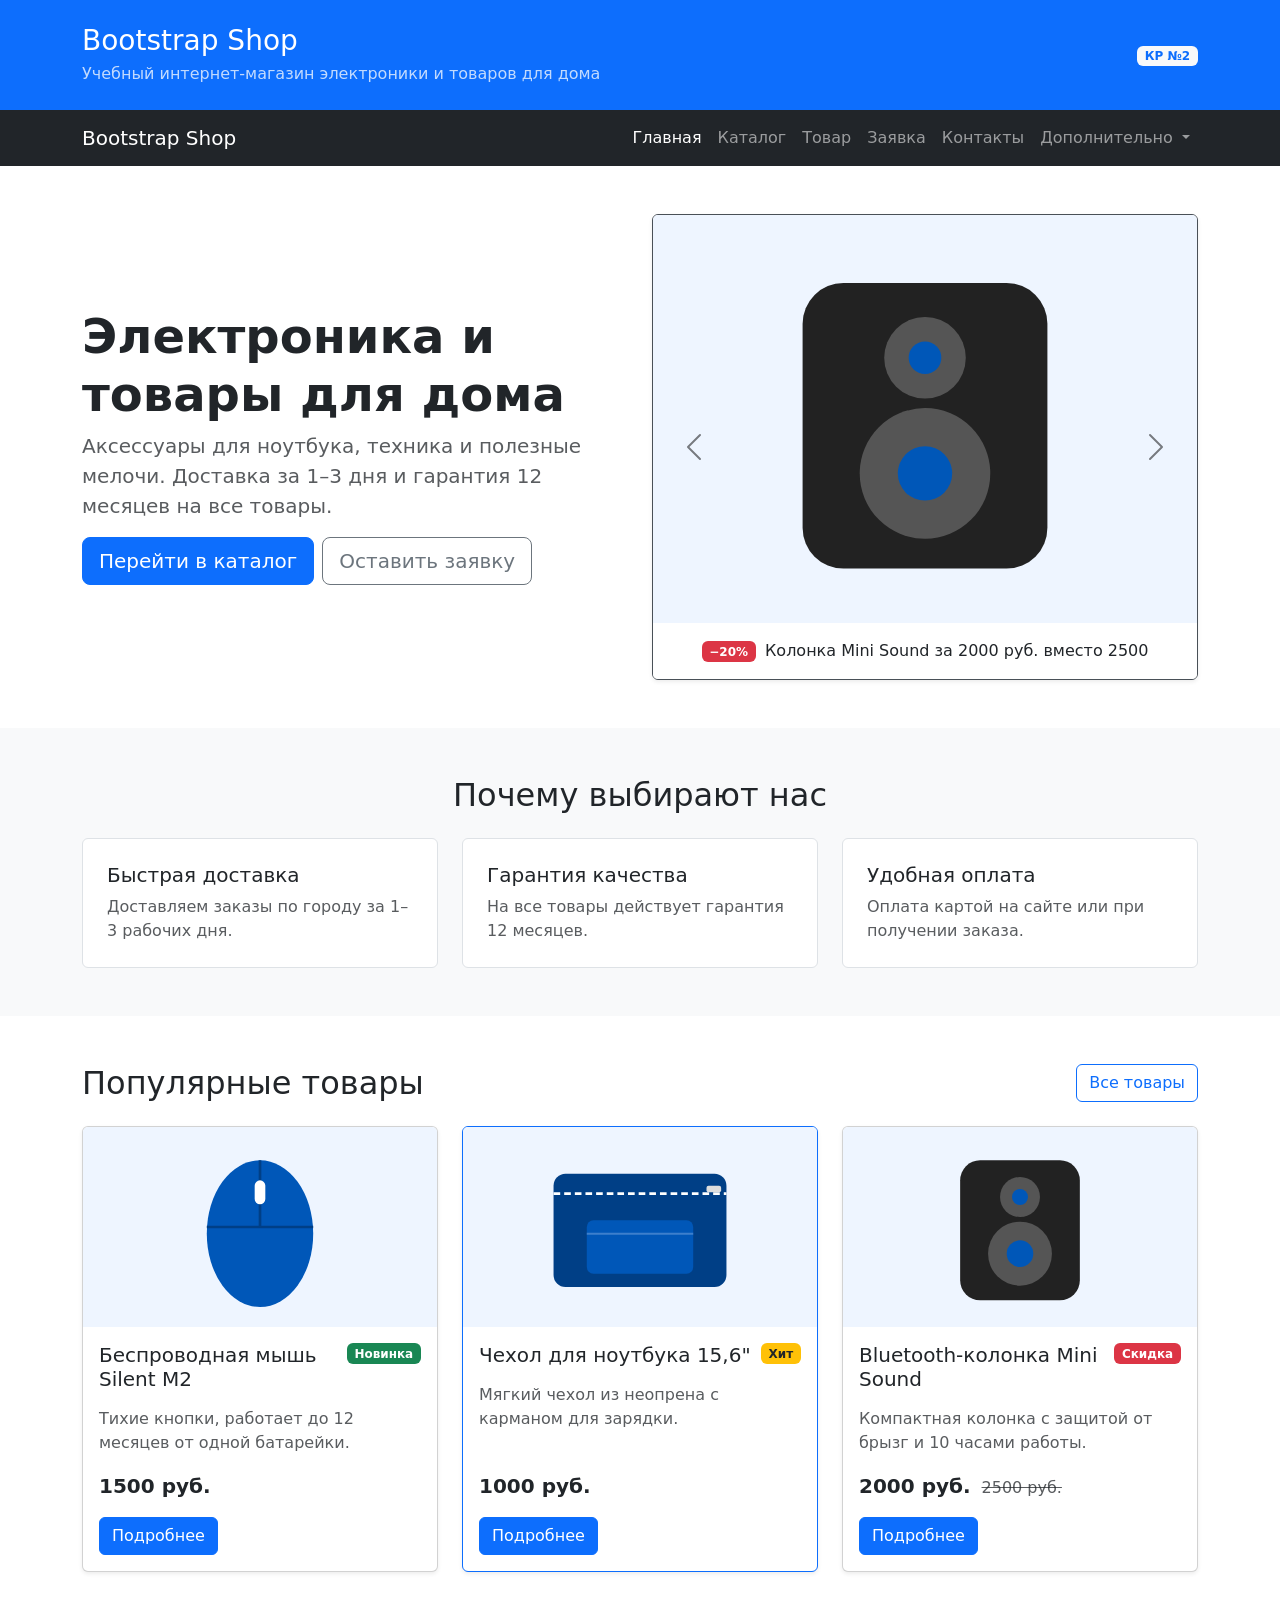
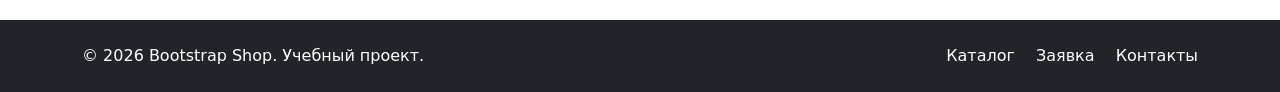
<file: index.html>
<!DOCTYPE html>
<html lang="ru">
<head>
  <meta charset="UTF-8">
  <meta name="viewport" content="width=device-width, initial-scale=1.0">
  <meta name="description" content="Bootstrap Shop — учебный интернет-магазин электроники и товаров для дома на Bootstrap.">
  <title>Главная — Bootstrap Shop</title>
  <link rel="icon" href="images/favicon.svg" type="image/svg+xml">
  <!-- Bootstrap подключён локально из папки vendor -->
  <link rel="stylesheet" href="vendor/bootstrap/css/bootstrap.min.css">
  <!-- Свои стили подключаем после Bootstrap -->
  <link rel="stylesheet" href="css/custom.css">
</head>
<body>
  <!-- Шапка -->
  <header class="bg-primary text-white py-4">
    <div class="container">
      <div class="row align-items-center">
        <div class="col-12 col-md-8">
          <h1 class="h3 mb-1">Bootstrap Shop</h1>
          <p class="mb-0 opacity-75">
            Учебный интернет-магазин электроники и товаров для дома
          </p>
        </div>
        <div class="col-12 col-md-4 text-md-end mt-3 mt-md-0">
          <span class="badge bg-light text-primary">КР №2</span>
        </div>
      </div>
    </div>
  </header>

  <!-- Навигация -->
  <nav class="navbar navbar-expand-lg navbar-dark bg-dark">
    <div class="container">
      <a class="navbar-brand" href="index.html">Bootstrap Shop</a>
      <button
        class="navbar-toggler"
        type="button"
        data-bs-toggle="collapse"
        data-bs-target="#mainNavbar"
        aria-controls="mainNavbar"
        aria-expanded="false"
        aria-label="Переключить навигацию"
      >
        <span class="navbar-toggler-icon"></span>
      </button>
      <div class="collapse navbar-collapse" id="mainNavbar">
        <ul class="navbar-nav ms-auto">
          <li class="nav-item">
            <a class="nav-link active" aria-current="page" href="index.html">Главная</a>
          </li>
          <li class="nav-item">
            <a class="nav-link" href="catalog.html">Каталог</a>
          </li>
          <li class="nav-item">
            <a class="nav-link" href="product.html">Товар</a>
          </li>
          <li class="nav-item">
            <a class="nav-link" href="order.html">Заявка</a>
          </li>
          <li class="nav-item">
            <a class="nav-link" href="contacts.html">Контакты</a>
          </li>
          <li class="nav-item dropdown">
            <a
              class="nav-link dropdown-toggle"
              href="#"
              role="button"
              data-bs-toggle="dropdown"
              aria-expanded="false"
            >
              Дополнительно
            </a>
            <ul class="dropdown-menu dropdown-menu-end">
              <li><a class="dropdown-item" href="catalog.html">Все товары</a></li>
              <li><a class="dropdown-item" href="order.html">Оформить заявку</a></li>
              <li><a class="dropdown-item" href="index.html#popular">Популярное</a></li>
            </ul>
          </li>
        </ul>
      </div>
    </div>
  </nav>

  <main>
    <!-- Hero-блок: текст и карусель с акциями -->
    <section class="container my-5">
      <div class="row align-items-center g-4">
        <div class="col-12 col-lg-6">
          <h2 class="display-5 fw-bold">Электроника и товары для дома</h2>
          <p class="lead text-muted">
            Аксессуары для ноутбука, техника и полезные мелочи.
            Доставка за 1–3 дня и гарантия 12 месяцев на все товары.
          </p>
          <div class="d-flex flex-wrap gap-2">
            <a class="btn btn-primary btn-lg" href="catalog.html">Перейти в каталог</a>
            <a class="btn btn-outline-secondary btn-lg" href="order.html">Оставить заявку</a>
          </div>
        </div>
        <div class="col-12 col-lg-6">
          <!-- Карусель: компонент carousel, тёмные стрелки через data-bs-theme -->
          <div
            id="promoCarousel"
            class="carousel slide border rounded overflow-hidden shadow-sm"
            data-bs-ride="carousel"
            data-bs-theme="dark"
          >
            <div class="carousel-inner">
              <div class="carousel-item active">
                <img src="images/speaker.svg" class="d-block w-100 h-auto" alt="Bluetooth-колонка Mini Sound" width="400" height="300">
                <div class="bg-white text-center p-3">
                  <span class="badge bg-danger me-1">−20%</span>
                  Колонка Mini Sound за 2000 руб. вместо 2500
                </div>
              </div>
              <div class="carousel-item">
                <img src="images/mouse.svg" class="d-block w-100 h-auto" alt="Беспроводная мышь Silent M2" width="400" height="300">
                <div class="bg-white text-center p-3">
                  <span class="badge bg-success me-1">Новинка</span>
                  Тихая мышь Silent M2 уже в продаже
                </div>
              </div>
              <div class="carousel-item">
                <img src="images/humidifier.svg" class="d-block w-100 h-auto" alt="Увлажнитель воздуха Cloud" width="400" height="300">
                <div class="bg-white text-center p-3">
                  <span class="badge bg-danger me-1">−20%</span>
                  Увлажнитель Cloud за 2200 руб. вместо 2800
                </div>
              </div>
            </div>
            <button class="carousel-control-prev" type="button" data-bs-target="#promoCarousel" data-bs-slide="prev">
              <span class="carousel-control-prev-icon" aria-hidden="true"></span>
              <span class="visually-hidden">Предыдущий слайд</span>
            </button>
            <button class="carousel-control-next" type="button" data-bs-target="#promoCarousel" data-bs-slide="next">
              <span class="carousel-control-next-icon" aria-hidden="true"></span>
              <span class="visually-hidden">Следующий слайд</span>
            </button>
          </div>
        </div>
      </div>
    </section>

    <!-- Преимущества: фон на всю ширину через container-fluid -->
    <section class="container-fluid bg-light py-5 px-0">
      <div class="container">
        <h2 class="text-center mb-4">Почему выбирают нас</h2>
        <div class="row g-4">
          <div class="col-12 col-md-4">
            <div class="p-4 border rounded h-100 bg-white">
              <h3 class="h5">Быстрая доставка</h3>
              <p class="mb-0 text-muted">
                Доставляем заказы по городу за 1–3 рабочих дня.
              </p>
            </div>
          </div>
          <div class="col-12 col-md-4">
            <div class="p-4 border rounded h-100 bg-white">
              <h3 class="h5">Гарантия качества</h3>
              <p class="mb-0 text-muted">
                На все товары действует гарантия 12 месяцев.
              </p>
            </div>
          </div>
          <div class="col-12 col-md-4">
            <div class="p-4 border rounded h-100 bg-white">
              <h3 class="h5">Удобная оплата</h3>
              <p class="mb-0 text-muted">
                Оплата картой на сайте или при получении заказа.
              </p>
            </div>
          </div>
        </div>
      </div>
    </section>

    <!-- Популярные товары: 1, 2 или 3 колонки в зависимости от экрана -->
    <section class="container my-5" id="popular">
      <div class="d-flex flex-wrap gap-2 justify-content-between align-items-center mb-4">
        <h2 class="mb-0">Популярные товары</h2>
        <a class="btn btn-outline-primary" href="catalog.html">Все товары</a>
      </div>
      <div class="row g-4">
        <div class="col-12 col-md-6 col-lg-4">
          <div class="card product-card h-100 shadow-sm">
            <img src="images/mouse.svg" class="card-img-top" alt="Беспроводная мышь" width="400" height="300">
            <div class="card-body d-flex flex-column">
              <div class="d-flex justify-content-between align-items-start gap-2 mb-3">
                <h3 class="card-title h5 mb-0">Беспроводная мышь Silent M2</h3>
                <span class="badge bg-success">Новинка</span>
              </div>
              <p class="card-text text-muted">
                Тихие кнопки, работает до 12 месяцев от одной батарейки.
              </p>
              <p class="fw-bold fs-5 mt-auto">1500 руб.</p>
              <div>
                <a class="btn btn-primary" href="product.html">Подробнее</a>
              </div>
            </div>
          </div>
        </div>
        <div class="col-12 col-md-6 col-lg-4">
          <div class="card product-card h-100 shadow-sm border-primary">
            <img src="images/laptop-sleeve.svg" class="card-img-top" alt="Чехол для ноутбука" width="400" height="300">
            <div class="card-body d-flex flex-column">
              <div class="d-flex justify-content-between align-items-start gap-2 mb-3">
                <h3 class="card-title h5 mb-0">Чехол для ноутбука 15,6"</h3>
                <span class="badge bg-warning text-dark">Хит</span>
              </div>
              <p class="card-text text-muted">
                Мягкий чехол из неопрена с карманом для зарядки.
              </p>
              <p class="fw-bold fs-5 mt-auto">1000 руб.</p>
              <div>
                <a class="btn btn-primary" href="product.html">Подробнее</a>
              </div>
            </div>
          </div>
        </div>
        <div class="col-12 col-md-6 col-lg-4">
          <div class="card product-card h-100 shadow-sm">
            <img src="images/speaker.svg" class="card-img-top" alt="Bluetooth-колонка" width="400" height="300">
            <div class="card-body d-flex flex-column">
              <div class="d-flex justify-content-between align-items-start gap-2 mb-3">
                <h3 class="card-title h5 mb-0">Bluetooth-колонка Mini Sound</h3>
                <span class="badge bg-danger">Скидка</span>
              </div>
              <p class="card-text text-muted">
                Компактная колонка с защитой от брызг и 10 часами работы.
              </p>
              <p class="fw-bold fs-5 mt-auto">
                2000 руб.
                <del class="fs-6 fw-normal text-muted ms-1">2500 руб.</del>
              </p>
              <div>
                <a class="btn btn-primary" href="product.html">Подробнее</a>
              </div>
            </div>
          </div>
        </div>
      </div>
    </section>
  </main>

  <!-- Подвал -->
  <footer class="bg-dark text-white py-4 mt-5">
    <div class="container">
      <div class="row align-items-center g-3">
        <div class="col-12 col-md-6">
          <p class="mb-0">&copy; 2026 Bootstrap Shop. Учебный проект.</p>
        </div>
        <div class="col-12 col-md-6 text-md-end">
          <a class="text-white text-decoration-none me-3" href="catalog.html">Каталог</a>
          <a class="text-white text-decoration-none me-3" href="order.html">Заявка</a>
          <a class="text-white text-decoration-none" href="contacts.html">Контакты</a>
        </div>
      </div>
    </div>
  </footer>

  <!-- Bootstrap JS подключён локально: меню, dropdown, карусель -->
  <script src="vendor/bootstrap/js/bootstrap.bundle.min.js"></script>
</body>
</html>
</file>
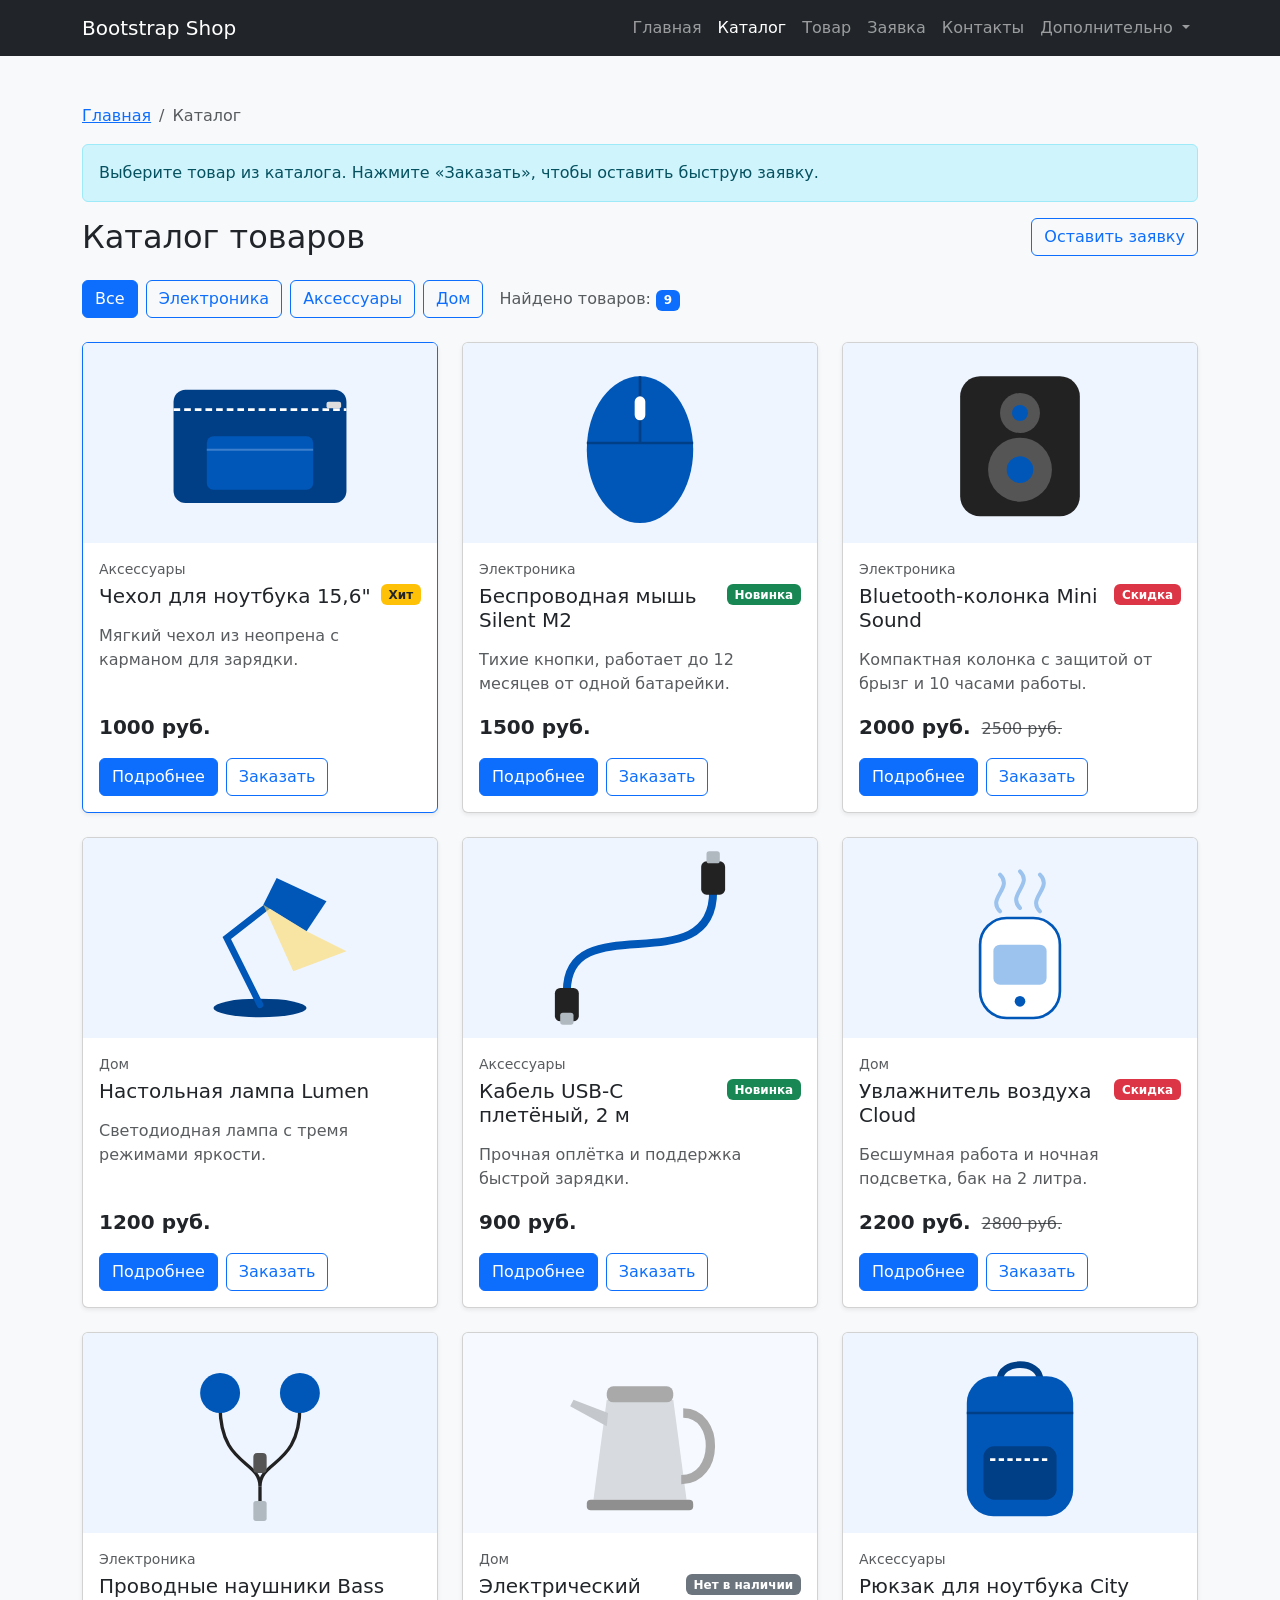
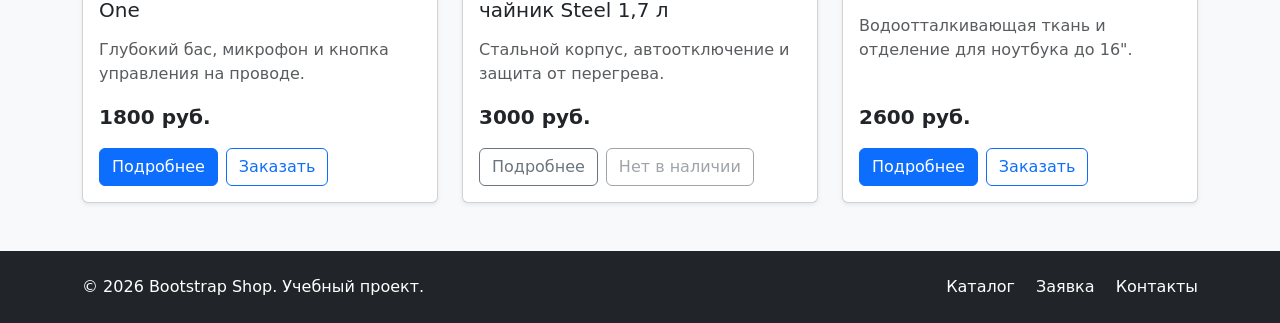
<file: catalog.html>
<!DOCTYPE html>
<html lang="ru">
<head>
  <meta charset="UTF-8">
  <meta name="viewport" content="width=device-width, initial-scale=1.0">
  <meta name="description" content="Каталог товаров Bootstrap Shop: электроника, аксессуары и товары для дома.">
  <title>Каталог — Bootstrap Shop</title>
  <link rel="icon" href="images/favicon.svg" type="image/svg+xml">
  <!-- Bootstrap подключён локально из папки vendor -->
  <link rel="stylesheet" href="vendor/bootstrap/css/bootstrap.min.css">
  <!-- Свои стили подключаем после Bootstrap -->
  <link rel="stylesheet" href="css/custom.css">
</head>
<body class="bg-light">
  <!-- Навигация -->
  <nav class="navbar navbar-expand-lg navbar-dark bg-dark">
    <div class="container">
      <a class="navbar-brand" href="index.html">Bootstrap Shop</a>
      <button
        class="navbar-toggler"
        type="button"
        data-bs-toggle="collapse"
        data-bs-target="#mainNavbar"
        aria-controls="mainNavbar"
        aria-expanded="false"
        aria-label="Переключить навигацию"
      >
        <span class="navbar-toggler-icon"></span>
      </button>
      <div class="collapse navbar-collapse" id="mainNavbar">
        <ul class="navbar-nav ms-auto">
          <li class="nav-item">
            <a class="nav-link" href="index.html">Главная</a>
          </li>
          <li class="nav-item">
            <a class="nav-link active" aria-current="page" href="catalog.html">Каталог</a>
          </li>
          <li class="nav-item">
            <a class="nav-link" href="product.html">Товар</a>
          </li>
          <li class="nav-item">
            <a class="nav-link" href="order.html">Заявка</a>
          </li>
          <li class="nav-item">
            <a class="nav-link" href="contacts.html">Контакты</a>
          </li>
          <li class="nav-item dropdown">
            <a
              class="nav-link dropdown-toggle"
              href="#"
              role="button"
              data-bs-toggle="dropdown"
              aria-expanded="false"
            >
              Дополнительно
            </a>
            <ul class="dropdown-menu dropdown-menu-end">
              <li><a class="dropdown-item" href="catalog.html">Все товары</a></li>
              <li><a class="dropdown-item" href="order.html">Оформить заявку</a></li>
              <li><a class="dropdown-item" href="index.html#popular">Популярное</a></li>
            </ul>
          </li>
        </ul>
      </div>
    </div>
  </nav>

  <main class="container my-5">
    <!-- Хлебные крошки -->
    <nav aria-label="breadcrumb">
      <ol class="breadcrumb">
        <li class="breadcrumb-item"><a href="index.html">Главная</a></li>
        <li class="breadcrumb-item active" aria-current="page">Каталог</li>
      </ol>
    </nav>

    <!-- Информационное сообщение -->
    <div class="alert alert-info" role="alert">
      Выберите товар из каталога. Нажмите «Заказать», чтобы оставить быструю заявку.
    </div>

    <div class="d-flex flex-wrap gap-2 justify-content-between align-items-center mb-4">
      <h1 class="h2 mb-0">Каталог товаров</h1>
      <a class="btn btn-outline-primary" href="order.html">Оставить заявку</a>
    </div>

    <!-- Фильтр по категориям: радиокнопки в виде кнопок (btn-check) -->
    <div class="d-flex flex-wrap align-items-center gap-3 mb-4">
      <div class="d-flex flex-wrap gap-2" role="group" aria-label="Фильтр по категориям">
        <input type="radio" class="btn-check" name="category" id="category-all" value="all" checked>
        <label class="btn btn-outline-primary" for="category-all">Все</label>

        <input type="radio" class="btn-check" name="category" id="category-electronics" value="electronics">
        <label class="btn btn-outline-primary" for="category-electronics">Электроника</label>

        <input type="radio" class="btn-check" name="category" id="category-accessories" value="accessories">
        <label class="btn btn-outline-primary" for="category-accessories">Аксессуары</label>

        <input type="radio" class="btn-check" name="category" id="category-home" value="home">
        <label class="btn btn-outline-primary" for="category-home">Дом</label>
      </div>
      <p class="mb-0 text-muted" aria-live="polite">
        Найдено товаров: <span class="badge bg-primary" id="products-count">9</span>
      </p>
    </div>

    <!-- Сетка карточек: 1, 2 или 3 в ряд -->
    <div class="row g-4">
      <div class="col-12 col-md-6 col-lg-4" data-category="accessories">
        <div class="card product-card h-100 shadow-sm border-primary">
          <img src="images/laptop-sleeve.svg" class="card-img-top" alt="Чехол для ноутбука" width="400" height="300">
          <div class="card-body d-flex flex-column">
            <p class="small text-muted mb-1">Аксессуары</p>
            <div class="d-flex justify-content-between align-items-start gap-2 mb-3">
              <h2 class="card-title h5 mb-0">Чехол для ноутбука 15,6"</h2>
              <span class="badge bg-warning text-dark">Хит</span>
            </div>
            <p class="card-text text-muted">Мягкий чехол из неопрена с карманом для зарядки.</p>
            <p class="fw-bold fs-5 mt-auto">1000 руб.</p>
            <div class="d-flex gap-2">
              <a class="btn btn-primary" href="product.html">Подробнее</a>
              <button
                class="btn btn-outline-primary"
                type="button"
                data-bs-toggle="modal"
                data-bs-target="#orderModal"
                data-product="Чехол для ноутбука 15,6&quot;"
              >
                Заказать
              </button>
            </div>
          </div>
        </div>
      </div>

      <div class="col-12 col-md-6 col-lg-4" data-category="electronics">
        <div class="card product-card h-100 shadow-sm">
          <img src="images/mouse.svg" class="card-img-top" alt="Беспроводная мышь" width="400" height="300">
          <div class="card-body d-flex flex-column">
            <p class="small text-muted mb-1">Электроника</p>
            <div class="d-flex justify-content-between align-items-start gap-2 mb-3">
              <h2 class="card-title h5 mb-0">Беспроводная мышь Silent M2</h2>
              <span class="badge bg-success">Новинка</span>
            </div>
            <p class="card-text text-muted">Тихие кнопки, работает до 12 месяцев от одной батарейки.</p>
            <p class="fw-bold fs-5 mt-auto">1500 руб.</p>
            <div class="d-flex gap-2">
              <a class="btn btn-primary" href="product.html">Подробнее</a>
              <button
                class="btn btn-outline-primary"
                type="button"
                data-bs-toggle="modal"
                data-bs-target="#orderModal"
                data-product="Беспроводная мышь Silent M2"
              >
                Заказать
              </button>
            </div>
          </div>
        </div>
      </div>

      <div class="col-12 col-md-6 col-lg-4" data-category="electronics">
        <div class="card product-card h-100 shadow-sm">
          <img src="images/speaker.svg" class="card-img-top" alt="Bluetooth-колонка" width="400" height="300">
          <div class="card-body d-flex flex-column">
            <p class="small text-muted mb-1">Электроника</p>
            <div class="d-flex justify-content-between align-items-start gap-2 mb-3">
              <h2 class="card-title h5 mb-0">Bluetooth-колонка Mini Sound</h2>
              <span class="badge bg-danger">Скидка</span>
            </div>
            <p class="card-text text-muted">Компактная колонка с защитой от брызг и 10 часами работы.</p>
            <p class="fw-bold fs-5 mt-auto">
              2000 руб.
              <del class="fs-6 fw-normal text-muted ms-1">2500 руб.</del>
            </p>
            <div class="d-flex gap-2">
              <a class="btn btn-primary" href="product.html">Подробнее</a>
              <button
                class="btn btn-outline-primary"
                type="button"
                data-bs-toggle="modal"
                data-bs-target="#orderModal"
                data-product="Bluetooth-колонка Mini Sound"
              >
                Заказать
              </button>
            </div>
          </div>
        </div>
      </div>

      <div class="col-12 col-md-6 col-lg-4" data-category="home">
        <div class="card product-card h-100 shadow-sm">
          <img src="images/lamp.svg" class="card-img-top" alt="Настольная лампа" width="400" height="300">
          <div class="card-body d-flex flex-column">
            <p class="small text-muted mb-1">Дом</p>
            <div class="d-flex justify-content-between align-items-start gap-2 mb-3">
              <h2 class="card-title h5 mb-0">Настольная лампа Lumen</h2>
            </div>
            <p class="card-text text-muted">Светодиодная лампа с тремя режимами яркости.</p>
            <p class="fw-bold fs-5 mt-auto">1200 руб.</p>
            <div class="d-flex gap-2">
              <a class="btn btn-primary" href="product.html">Подробнее</a>
              <button
                class="btn btn-outline-primary"
                type="button"
                data-bs-toggle="modal"
                data-bs-target="#orderModal"
                data-product="Настольная лампа Lumen"
              >
                Заказать
              </button>
            </div>
          </div>
        </div>
      </div>

      <div class="col-12 col-md-6 col-lg-4" data-category="accessories">
        <div class="card product-card h-100 shadow-sm">
          <img src="images/cable.svg" class="card-img-top" alt="Кабель USB-C" width="400" height="300">
          <div class="card-body d-flex flex-column">
            <p class="small text-muted mb-1">Аксессуары</p>
            <div class="d-flex justify-content-between align-items-start gap-2 mb-3">
              <h2 class="card-title h5 mb-0">Кабель USB-C плетёный, 2 м</h2>
              <span class="badge bg-success">Новинка</span>
            </div>
            <p class="card-text text-muted">Прочная оплётка и поддержка быстрой зарядки.</p>
            <p class="fw-bold fs-5 mt-auto">900 руб.</p>
            <div class="d-flex gap-2">
              <a class="btn btn-primary" href="product.html">Подробнее</a>
              <button
                class="btn btn-outline-primary"
                type="button"
                data-bs-toggle="modal"
                data-bs-target="#orderModal"
                data-product="Кабель USB-C плетёный, 2 м"
              >
                Заказать
              </button>
            </div>
          </div>
        </div>
      </div>

      <div class="col-12 col-md-6 col-lg-4" data-category="home">
        <div class="card product-card h-100 shadow-sm">
          <img src="images/humidifier.svg" class="card-img-top" alt="Увлажнитель воздуха" width="400" height="300">
          <div class="card-body d-flex flex-column">
            <p class="small text-muted mb-1">Дом</p>
            <div class="d-flex justify-content-between align-items-start gap-2 mb-3">
              <h2 class="card-title h5 mb-0">Увлажнитель воздуха Cloud</h2>
              <span class="badge bg-danger">Скидка</span>
            </div>
            <p class="card-text text-muted">Бесшумная работа и ночная подсветка, бак на 2 литра.</p>
            <p class="fw-bold fs-5 mt-auto">
              2200 руб.
              <del class="fs-6 fw-normal text-muted ms-1">2800 руб.</del>
            </p>
            <div class="d-flex gap-2">
              <a class="btn btn-primary" href="product.html">Подробнее</a>
              <button
                class="btn btn-outline-primary"
                type="button"
                data-bs-toggle="modal"
                data-bs-target="#orderModal"
                data-product="Увлажнитель воздуха Cloud"
              >
                Заказать
              </button>
            </div>
          </div>
        </div>
      </div>

      <div class="col-12 col-md-6 col-lg-4" data-category="electronics">
        <div class="card product-card h-100 shadow-sm">
          <img src="images/earphones.svg" class="card-img-top" alt="Проводные наушники" width="400" height="300">
          <div class="card-body d-flex flex-column">
            <p class="small text-muted mb-1">Электроника</p>
            <div class="d-flex justify-content-between align-items-start gap-2 mb-3">
              <h2 class="card-title h5 mb-0">Проводные наушники Bass One</h2>
            </div>
            <p class="card-text text-muted">Глубокий бас, микрофон и кнопка управления на проводе.</p>
            <p class="fw-bold fs-5 mt-auto">1800 руб.</p>
            <div class="d-flex gap-2">
              <a class="btn btn-primary" href="product.html">Подробнее</a>
              <button
                class="btn btn-outline-primary"
                type="button"
                data-bs-toggle="modal"
                data-bs-target="#orderModal"
                data-product="Проводные наушники Bass One"
              >
                Заказать
              </button>
            </div>
          </div>
        </div>
      </div>

      <div class="col-12 col-md-6 col-lg-4" data-category="home">
        <div class="card product-card h-100 shadow-sm">
          <img src="images/kettle.svg" class="card-img-top opacity-50" alt="Электрический чайник" width="400" height="300">
          <div class="card-body d-flex flex-column">
            <p class="small text-muted mb-1">Дом</p>
            <div class="d-flex justify-content-between align-items-start gap-2 mb-3">
              <h2 class="card-title h5 mb-0">Электрический чайник Steel 1,7 л</h2>
              <span class="badge bg-secondary">Нет в наличии</span>
            </div>
            <p class="card-text text-muted">Стальной корпус, автоотключение и защита от перегрева.</p>
            <p class="fw-bold fs-5 mt-auto">3000 руб.</p>
            <div class="d-flex gap-2">
              <a class="btn btn-outline-secondary" href="product.html">Подробнее</a>
              <button class="btn btn-outline-secondary" type="button" disabled>Нет в наличии</button>
            </div>
          </div>
        </div>
      </div>

      <div class="col-12 col-md-6 col-lg-4" data-category="accessories">
        <div class="card product-card h-100 shadow-sm">
          <img src="images/backpack.svg" class="card-img-top" alt="Рюкзак для ноутбука" width="400" height="300">
          <div class="card-body d-flex flex-column">
            <p class="small text-muted mb-1">Аксессуары</p>
            <div class="d-flex justify-content-between align-items-start gap-2 mb-3">
              <h2 class="card-title h5 mb-0">Рюкзак для ноутбука City</h2>
            </div>
            <p class="card-text text-muted">Водоотталкивающая ткань и отделение для ноутбука до 16".</p>
            <p class="fw-bold fs-5 mt-auto">2600 руб.</p>
            <div class="d-flex gap-2">
              <a class="btn btn-primary" href="product.html">Подробнее</a>
              <button
                class="btn btn-outline-primary"
                type="button"
                data-bs-toggle="modal"
                data-bs-target="#orderModal"
                data-product="Рюкзак для ноутбука City"
              >
                Заказать
              </button>
            </div>
          </div>
        </div>
      </div>
    </div>
  </main>

  <!-- Подвал -->
  <footer class="bg-dark text-white py-4 mt-5">
    <div class="container">
      <div class="row align-items-center g-3">
        <div class="col-12 col-md-6">
          <p class="mb-0">&copy; 2026 Bootstrap Shop. Учебный проект.</p>
        </div>
        <div class="col-12 col-md-6 text-md-end">
          <a class="text-white text-decoration-none me-3" href="catalog.html">Каталог</a>
          <a class="text-white text-decoration-none me-3" href="order.html">Заявка</a>
          <a class="text-white text-decoration-none" href="contacts.html">Контакты</a>
        </div>
      </div>
    </div>
  </footer>

  <!-- Модальное окно быстрой заявки -->
  <div
    class="modal fade"
    id="orderModal"
    tabindex="-1"
    aria-labelledby="orderModalLabel"
    aria-hidden="true"
  >
    <div class="modal-dialog">
      <div class="modal-content">
        <div class="modal-header">
          <h2 class="modal-title h5" id="orderModalLabel">Быстрая заявка</h2>
          <button type="button" class="btn-close" data-bs-dismiss="modal" aria-label="Закрыть"></button>
        </div>
        <div class="modal-body">
          <p class="text-muted">
            Оставьте контактные данные, и менеджер свяжется с вами.
          </p>
          <!-- novalidate: ошибки показывает Bootstrap, а не браузер -->
          <form id="modalForm" class="needs-validation" novalidate>
            <div class="mb-3">
              <label for="modal-product" class="form-label">Товар</label>
              <input id="modal-product" name="product" type="text" class="form-control" readonly>
            </div>
            <div class="mb-3">
              <label for="modal-name" class="form-label">Имя *</label>
              <input id="modal-name" name="name" type="text" class="form-control" required>
              <div class="invalid-feedback">Введите имя.</div>
            </div>
            <div class="mb-3">
              <label for="modal-phone" class="form-label">Телефон *</label>
              <div class="input-group has-validation">
                <span class="input-group-text">+7</span>
                <input
                  id="modal-phone"
                  name="phone"
                  type="tel"
                  class="form-control"
                  placeholder="900 000-00-00"
                  pattern="[0-9 \-]{10,13}"
                  required
                >
                <div class="invalid-feedback">Введите 10 цифр номера.</div>
              </div>
            </div>
            <div class="form-check mb-3">
              <input id="modal-agree" name="agree" class="form-check-input" type="checkbox" required>
              <label class="form-check-label" for="modal-agree">
                Согласен на обработку данных *
              </label>
              <div class="invalid-feedback">Нужно согласие на обработку данных.</div>
            </div>
          </form>
        </div>
        <div class="modal-footer">
          <button type="button" class="btn btn-secondary" data-bs-dismiss="modal">Закрыть</button>
          <!-- Кнопка вне формы связана с ней через атрибут form -->
          <button type="submit" class="btn btn-primary" form="modalForm">Отправить</button>
        </div>
      </div>
    </div>
  </div>

  <!-- Уведомление об отправке: компонент toast -->
  <div class="toast-container position-fixed bottom-0 end-0 p-3">
    <div id="successToast" class="toast text-bg-success" role="status" aria-live="polite" aria-atomic="true">
      <div class="d-flex">
        <div class="toast-body">Заявка отправлена! Менеджер свяжется с вами.</div>
        <button type="button" class="btn-close btn-close-white me-2 m-auto" data-bs-dismiss="toast" aria-label="Закрыть"></button>
      </div>
    </div>
  </div>

  <!-- Bootstrap JS подключён локально: меню, dropdown, модальное окно, toast -->
  <script src="vendor/bootstrap/js/bootstrap.bundle.min.js"></script>
  <!-- Свой скрипт: фильтр, проверка формы, уведомление -->
  <script src="js/main.js"></script>
</body>
</html>
</file>
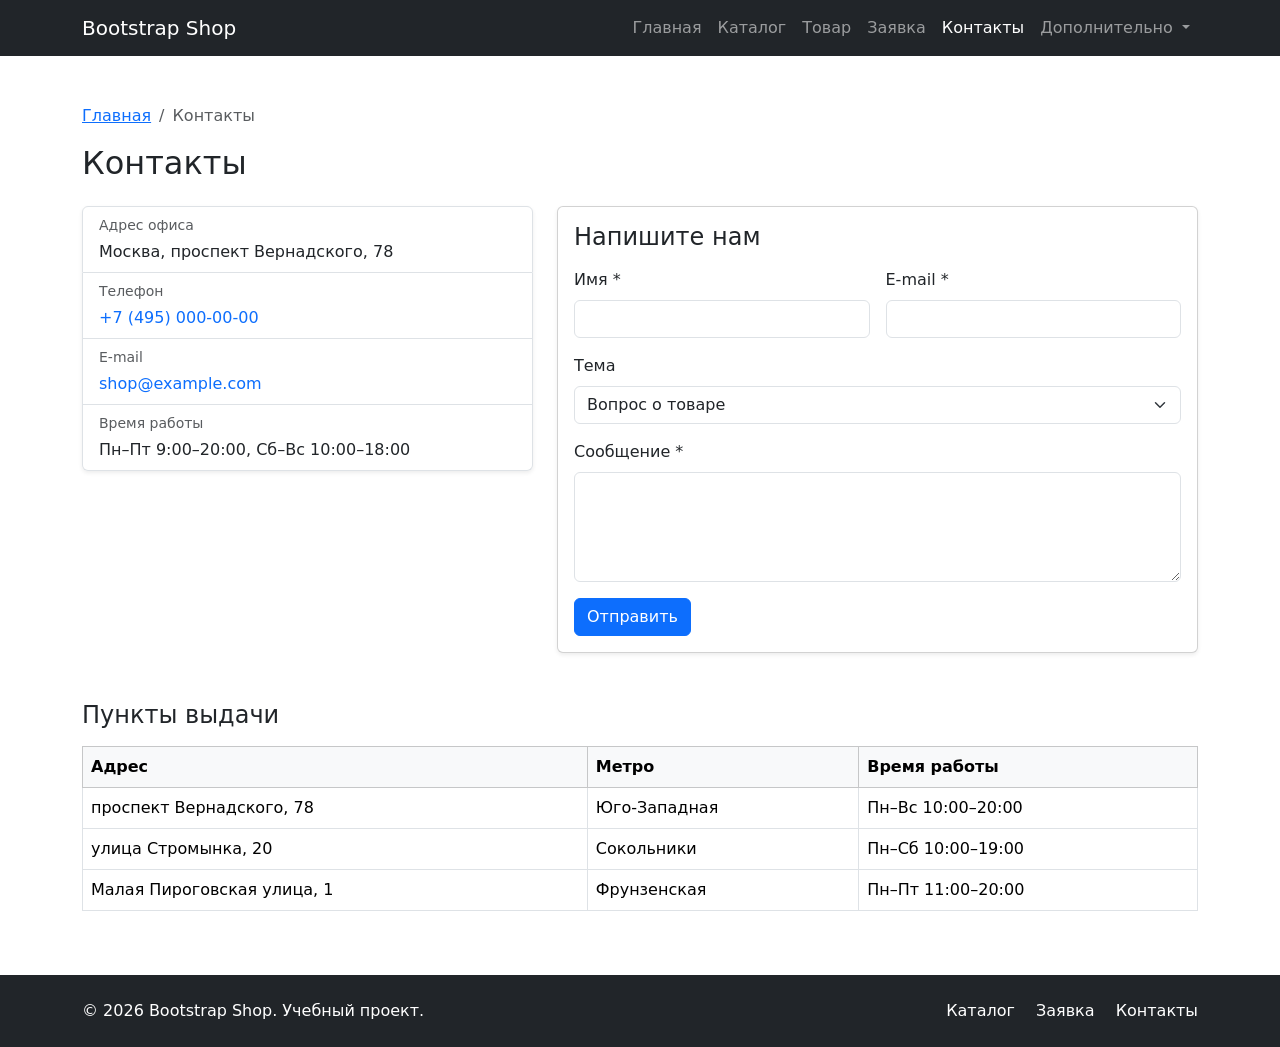
<file: contacts.html>
<!DOCTYPE html>
<html lang="ru">
<head>
  <meta charset="UTF-8">
  <meta name="viewport" content="width=device-width, initial-scale=1.0">
  <meta name="description" content="Контакты Bootstrap Shop: адрес, телефон, пункты выдачи и форма обратной связи.">
  <title>Контакты — Bootstrap Shop</title>
  <link rel="icon" href="images/favicon.svg" type="image/svg+xml">
  <!-- Bootstrap подключён локально из папки vendor -->
  <link rel="stylesheet" href="vendor/bootstrap/css/bootstrap.min.css">
  <!-- Свои стили подключаем после Bootstrap -->
  <link rel="stylesheet" href="css/custom.css">
</head>
<body>
  <!-- Навигация -->
  <nav class="navbar navbar-expand-lg navbar-dark bg-dark">
    <div class="container">
      <a class="navbar-brand" href="index.html">Bootstrap Shop</a>
      <button
        class="navbar-toggler"
        type="button"
        data-bs-toggle="collapse"
        data-bs-target="#mainNavbar"
        aria-controls="mainNavbar"
        aria-expanded="false"
        aria-label="Переключить навигацию"
      >
        <span class="navbar-toggler-icon"></span>
      </button>
      <div class="collapse navbar-collapse" id="mainNavbar">
        <ul class="navbar-nav ms-auto">
          <li class="nav-item">
            <a class="nav-link" href="index.html">Главная</a>
          </li>
          <li class="nav-item">
            <a class="nav-link" href="catalog.html">Каталог</a>
          </li>
          <li class="nav-item">
            <a class="nav-link" href="product.html">Товар</a>
          </li>
          <li class="nav-item">
            <a class="nav-link" href="order.html">Заявка</a>
          </li>
          <li class="nav-item">
            <a class="nav-link active" aria-current="page" href="contacts.html">Контакты</a>
          </li>
          <li class="nav-item dropdown">
            <a
              class="nav-link dropdown-toggle"
              href="#"
              role="button"
              data-bs-toggle="dropdown"
              aria-expanded="false"
            >
              Дополнительно
            </a>
            <ul class="dropdown-menu dropdown-menu-end">
              <li><a class="dropdown-item" href="catalog.html">Все товары</a></li>
              <li><a class="dropdown-item" href="order.html">Оформить заявку</a></li>
              <li><a class="dropdown-item" href="index.html#popular">Популярное</a></li>
            </ul>
          </li>
        </ul>
      </div>
    </div>
  </nav>

  <main class="container my-5">
    <!-- Хлебные крошки -->
    <nav aria-label="breadcrumb">
      <ol class="breadcrumb">
        <li class="breadcrumb-item"><a href="index.html">Главная</a></li>
        <li class="breadcrumb-item active" aria-current="page">Контакты</li>
      </ol>
    </nav>

    <h1 class="h2 mb-4">Контакты</h1>

    <div class="row g-4">
      <!-- Контактные данные: компонент list-group -->
      <div class="col-12 col-lg-5">
        <ul class="list-group shadow-sm">
          <li class="list-group-item">
            <p class="small text-muted mb-1">Адрес офиса</p>
            <p class="mb-0">Москва, проспект Вернадского, 78</p>
          </li>
          <li class="list-group-item">
            <p class="small text-muted mb-1">Телефон</p>
            <a href="tel:+74950000000" class="text-decoration-none">+7 (495) 000-00-00</a>
          </li>
          <li class="list-group-item">
            <p class="small text-muted mb-1">E-mail</p>
            <a href="mailto:shop@example.com" class="text-decoration-none">shop@example.com</a>
          </li>
          <li class="list-group-item">
            <p class="small text-muted mb-1">Время работы</p>
            <p class="mb-0">Пн–Пт 9:00–20:00, Сб–Вс 10:00–18:00</p>
          </li>
        </ul>
      </div>

      <!-- Форма обратной связи -->
      <div class="col-12 col-lg-7">
        <div class="card shadow-sm">
          <div class="card-body">
            <h2 class="h4 card-title mb-3">Напишите нам</h2>
            <form class="needs-validation" novalidate>
              <div class="row g-3">
                <div class="col-12 col-md-6">
                  <label for="feedback-name" class="form-label">Имя *</label>
                  <input id="feedback-name" name="name" type="text" class="form-control" autocomplete="name" required>
                  <div class="invalid-feedback">Введите имя.</div>
                </div>
                <div class="col-12 col-md-6">
                  <label for="feedback-email" class="form-label">E-mail *</label>
                  <input id="feedback-email" name="email" type="email" class="form-control" autocomplete="email" required>
                  <div class="invalid-feedback">Введите e-mail, например name@mail.ru.</div>
                </div>
                <div class="col-12">
                  <label for="feedback-topic" class="form-label">Тема</label>
                  <select id="feedback-topic" name="topic" class="form-select">
                    <option value="question">Вопрос о товаре</option>
                    <option value="delivery">Доставка</option>
                    <option value="return">Возврат и гарантия</option>
                    <option value="other">Другое</option>
                  </select>
                </div>
                <div class="col-12">
                  <label for="feedback-message" class="form-label">Сообщение *</label>
                  <textarea id="feedback-message" name="message" class="form-control" rows="4" minlength="10" required></textarea>
                  <div class="invalid-feedback">Напишите сообщение, хотя бы 10 символов.</div>
                </div>
                <div class="col-12">
                  <button class="btn btn-primary" type="submit">Отправить</button>
                </div>
              </div>
            </form>
          </div>
        </div>
      </div>
    </div>

    <!-- Пункты выдачи -->
    <section class="mt-5">
      <h2 class="h4 mb-3">Пункты выдачи</h2>
      <div class="table-responsive">
        <table class="table table-hover table-bordered align-middle">
          <thead class="table-light">
            <tr>
              <th scope="col">Адрес</th>
              <th scope="col">Метро</th>
              <th scope="col">Время работы</th>
            </tr>
          </thead>
          <tbody>
            <tr>
              <td>проспект Вернадского, 78</td>
              <td>Юго-Западная</td>
              <td>Пн–Вс 10:00–20:00</td>
            </tr>
            <tr>
              <td>улица Стромынка, 20</td>
              <td>Сокольники</td>
              <td>Пн–Сб 10:00–19:00</td>
            </tr>
            <tr>
              <td>Малая Пироговская улица, 1</td>
              <td>Фрунзенская</td>
              <td>Пн–Пт 11:00–20:00</td>
            </tr>
          </tbody>
        </table>
      </div>
    </section>
  </main>

  <!-- Подвал -->
  <footer class="bg-dark text-white py-4 mt-5">
    <div class="container">
      <div class="row align-items-center g-3">
        <div class="col-12 col-md-6">
          <p class="mb-0">&copy; 2026 Bootstrap Shop. Учебный проект.</p>
        </div>
        <div class="col-12 col-md-6 text-md-end">
          <a class="text-white text-decoration-none me-3" href="catalog.html">Каталог</a>
          <a class="text-white text-decoration-none me-3" href="order.html">Заявка</a>
          <a class="text-white text-decoration-none" href="contacts.html">Контакты</a>
        </div>
      </div>
    </div>
  </footer>

  <!-- Уведомление об отправке: компонент toast -->
  <div class="toast-container position-fixed bottom-0 end-0 p-3">
    <div id="successToast" class="toast text-bg-success" role="status" aria-live="polite" aria-atomic="true">
      <div class="d-flex">
        <div class="toast-body">Сообщение отправлено! Мы ответим на e-mail.</div>
        <button type="button" class="btn-close btn-close-white me-2 m-auto" data-bs-dismiss="toast" aria-label="Закрыть"></button>
      </div>
    </div>
  </div>

  <!-- Bootstrap JS подключён локально: меню, dropdown, toast -->
  <script src="vendor/bootstrap/js/bootstrap.bundle.min.js"></script>
  <!-- Свой скрипт: проверка формы -->
  <script src="js/main.js"></script>
</body>
</html>
</file>
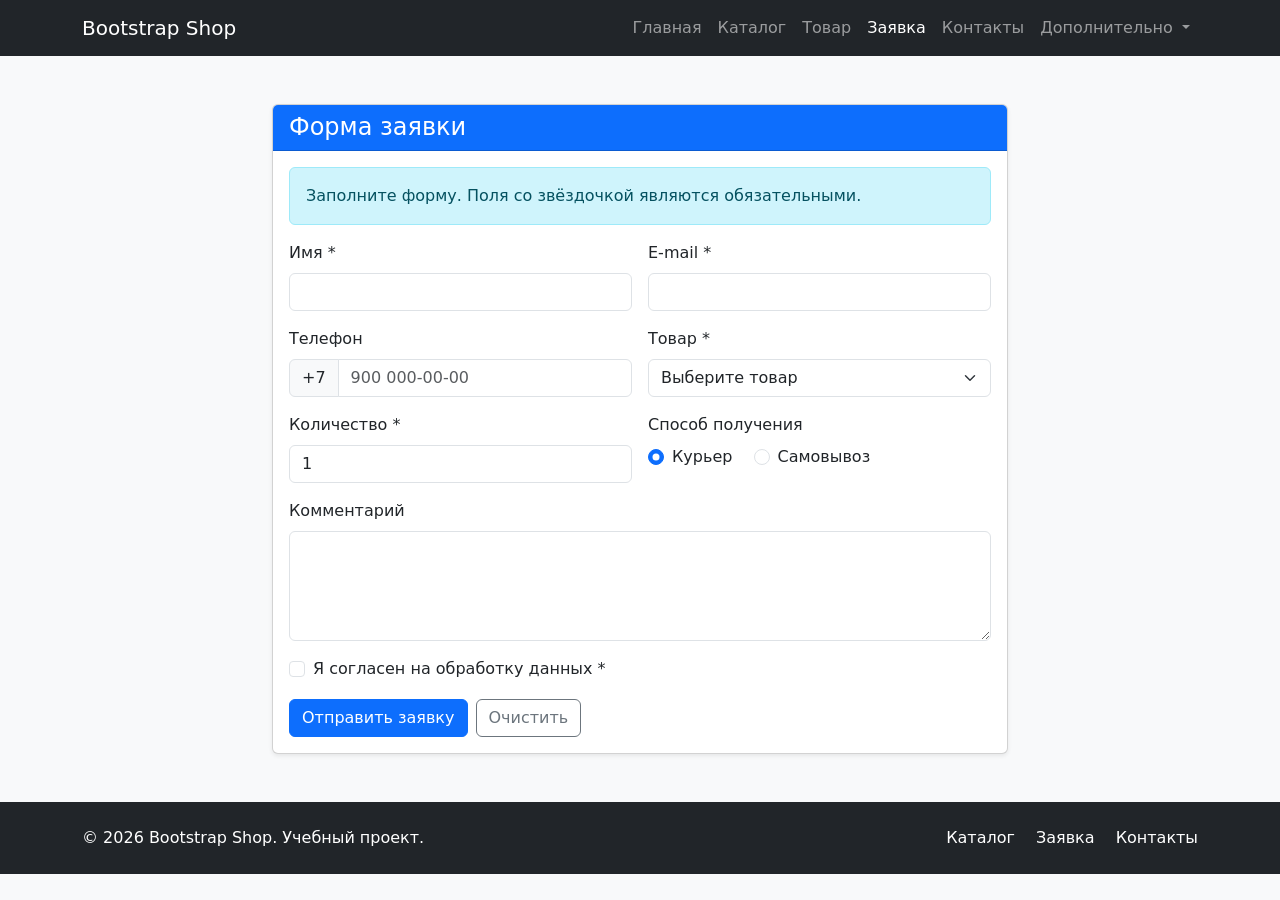
<file: order.html>
<!DOCTYPE html>
<html lang="ru">
<head>
  <meta charset="UTF-8">
  <meta name="viewport" content="width=device-width, initial-scale=1.0">
  <meta name="description" content="Форма заявки на товар в учебном интернет-магазине Bootstrap Shop.">
  <title>Заявка — Bootstrap Shop</title>
  <link rel="icon" href="images/favicon.svg" type="image/svg+xml">
  <!-- Bootstrap подключён локально из папки vendor -->
  <link rel="stylesheet" href="vendor/bootstrap/css/bootstrap.min.css">
  <!-- Свои стили подключаем после Bootstrap -->
  <link rel="stylesheet" href="css/custom.css">
</head>
<body class="bg-light">
  <!-- Навигация -->
  <nav class="navbar navbar-expand-lg navbar-dark bg-dark">
    <div class="container">
      <a class="navbar-brand" href="index.html">Bootstrap Shop</a>
      <button
        class="navbar-toggler"
        type="button"
        data-bs-toggle="collapse"
        data-bs-target="#mainNavbar"
        aria-controls="mainNavbar"
        aria-expanded="false"
        aria-label="Переключить навигацию"
      >
        <span class="navbar-toggler-icon"></span>
      </button>
      <div class="collapse navbar-collapse" id="mainNavbar">
        <ul class="navbar-nav ms-auto">
          <li class="nav-item">
            <a class="nav-link" href="index.html">Главная</a>
          </li>
          <li class="nav-item">
            <a class="nav-link" href="catalog.html">Каталог</a>
          </li>
          <li class="nav-item">
            <a class="nav-link" href="product.html">Товар</a>
          </li>
          <li class="nav-item">
            <a class="nav-link active" aria-current="page" href="order.html">Заявка</a>
          </li>
          <li class="nav-item">
            <a class="nav-link" href="contacts.html">Контакты</a>
          </li>
          <li class="nav-item dropdown">
            <a
              class="nav-link dropdown-toggle"
              href="#"
              role="button"
              data-bs-toggle="dropdown"
              aria-expanded="false"
            >
              Дополнительно
            </a>
            <ul class="dropdown-menu dropdown-menu-end">
              <li><a class="dropdown-item" href="catalog.html">Все товары</a></li>
              <li><a class="dropdown-item" href="order.html">Оформить заявку</a></li>
              <li><a class="dropdown-item" href="index.html#popular">Популярное</a></li>
            </ul>
          </li>
        </ul>
      </div>
    </div>
  </nav>

  <main class="container my-5">
    <div class="row justify-content-center">
      <div class="col-12 col-lg-8">
        <!-- Форма внутри карточки -->
        <div class="card shadow-sm">
          <div class="card-header bg-primary text-white">
            <h1 class="h4 mb-0">Форма заявки</h1>
          </div>
          <div class="card-body">
            <div class="alert alert-info" role="alert">
              Заполните форму. Поля со звёздочкой являются обязательными.
            </div>
            <!-- novalidate: ошибки показывает Bootstrap, а не браузер -->
            <form class="needs-validation" novalidate>
              <div class="row g-3">
                <div class="col-12 col-md-6">
                  <label for="order-name" class="form-label">Имя *</label>
                  <input id="order-name" name="name" type="text" class="form-control" autocomplete="name" required>
                  <div class="invalid-feedback">Введите имя.</div>
                </div>
                <div class="col-12 col-md-6">
                  <label for="order-email" class="form-label">E-mail *</label>
                  <input id="order-email" name="email" type="email" class="form-control" autocomplete="email" required>
                  <div class="invalid-feedback">Введите e-mail, например name@mail.ru.</div>
                </div>
                <div class="col-12 col-md-6">
                  <label for="order-phone" class="form-label">Телефон</label>
                  <!-- Поле с префиксом +7 -->
                  <div class="input-group has-validation">
                    <span class="input-group-text">+7</span>
                    <input
                      id="order-phone"
                      name="phone"
                      type="tel"
                      class="form-control"
                      placeholder="900 000-00-00"
                      pattern="[0-9 \-]{10,13}"
                    >
                    <div class="invalid-feedback">Введите 10 цифр номера.</div>
                  </div>
                </div>
                <div class="col-12 col-md-6">
                  <label for="order-product" class="form-label">Товар *</label>
                  <select id="order-product" name="product" class="form-select" required>
                    <option value="" selected>Выберите товар</option>
                    <option value="laptop-sleeve">Чехол для ноутбука 15,6"</option>
                    <option value="mouse">Беспроводная мышь Silent M2</option>
                    <option value="speaker">Bluetooth-колонка Mini Sound</option>
                    <option value="lamp">Настольная лампа Lumen</option>
                    <option value="cable">Кабель USB-C плетёный, 2 м</option>
                    <option value="humidifier">Увлажнитель воздуха Cloud</option>
                    <option value="earphones">Проводные наушники Bass One</option>
                    <option value="backpack">Рюкзак для ноутбука City</option>
                    <option value="kettle" disabled>Электрический чайник Steel 1,7 л (нет в наличии)</option>
                  </select>
                  <div class="invalid-feedback">Выберите товар из списка.</div>
                </div>
                <div class="col-12 col-md-6">
                  <label for="order-quantity" class="form-label">Количество *</label>
                  <input id="order-quantity" name="quantity" type="number" class="form-control" min="1" max="10" value="1" required>
                  <div class="invalid-feedback">Можно заказать от 1 до 10 штук.</div>
                </div>
                <div class="col-12 col-md-6">
                  <!-- Способ получения: радиокнопки form-check -->
                  <fieldset>
                    <legend class="form-label fs-6 mb-2">Способ получения</legend>
                    <div class="form-check form-check-inline">
                      <input id="delivery-courier" name="delivery" class="form-check-input" type="radio" value="courier" checked>
                      <label class="form-check-label" for="delivery-courier">Курьер</label>
                    </div>
                    <div class="form-check form-check-inline">
                      <input id="delivery-pickup" name="delivery" class="form-check-input" type="radio" value="pickup">
                      <label class="form-check-label" for="delivery-pickup">Самовывоз</label>
                    </div>
                  </fieldset>
                </div>
                <div class="col-12">
                  <label for="order-comment" class="form-label">Комментарий</label>
                  <textarea id="order-comment" name="comment" class="form-control" rows="4"></textarea>
                </div>
                <div class="col-12">
                  <div class="form-check">
                    <input id="order-agree" name="agree" class="form-check-input" type="checkbox" required>
                    <label class="form-check-label" for="order-agree">
                      Я согласен на обработку данных *
                    </label>
                    <div class="invalid-feedback">Нужно согласие на обработку данных.</div>
                  </div>
                </div>
                <div class="col-12 d-flex flex-wrap gap-2">
                  <button class="btn btn-primary" type="submit">Отправить заявку</button>
                  <button class="btn btn-outline-secondary" type="reset">Очистить</button>
                </div>
              </div>
            </form>
          </div>
        </div>
      </div>
    </div>
  </main>

  <!-- Подвал -->
  <footer class="bg-dark text-white py-4 mt-5">
    <div class="container">
      <div class="row align-items-center g-3">
        <div class="col-12 col-md-6">
          <p class="mb-0">&copy; 2026 Bootstrap Shop. Учебный проект.</p>
        </div>
        <div class="col-12 col-md-6 text-md-end">
          <a class="text-white text-decoration-none me-3" href="catalog.html">Каталог</a>
          <a class="text-white text-decoration-none me-3" href="order.html">Заявка</a>
          <a class="text-white text-decoration-none" href="contacts.html">Контакты</a>
        </div>
      </div>
    </div>
  </footer>

  <!-- Уведомление об отправке: компонент toast -->
  <div class="toast-container position-fixed bottom-0 end-0 p-3">
    <div id="successToast" class="toast text-bg-success" role="status" aria-live="polite" aria-atomic="true">
      <div class="d-flex">
        <div class="toast-body">Заявка отправлена! Менеджер свяжется с вами.</div>
        <button type="button" class="btn-close btn-close-white me-2 m-auto" data-bs-dismiss="toast" aria-label="Закрыть"></button>
      </div>
    </div>
  </div>

  <!-- Bootstrap JS подключён локально: меню, dropdown, toast -->
  <script src="vendor/bootstrap/js/bootstrap.bundle.min.js"></script>
  <!-- Свой скрипт: проверка формы, выбор товара по ссылке -->
  <script src="js/main.js"></script>
</body>
</html>
</file>
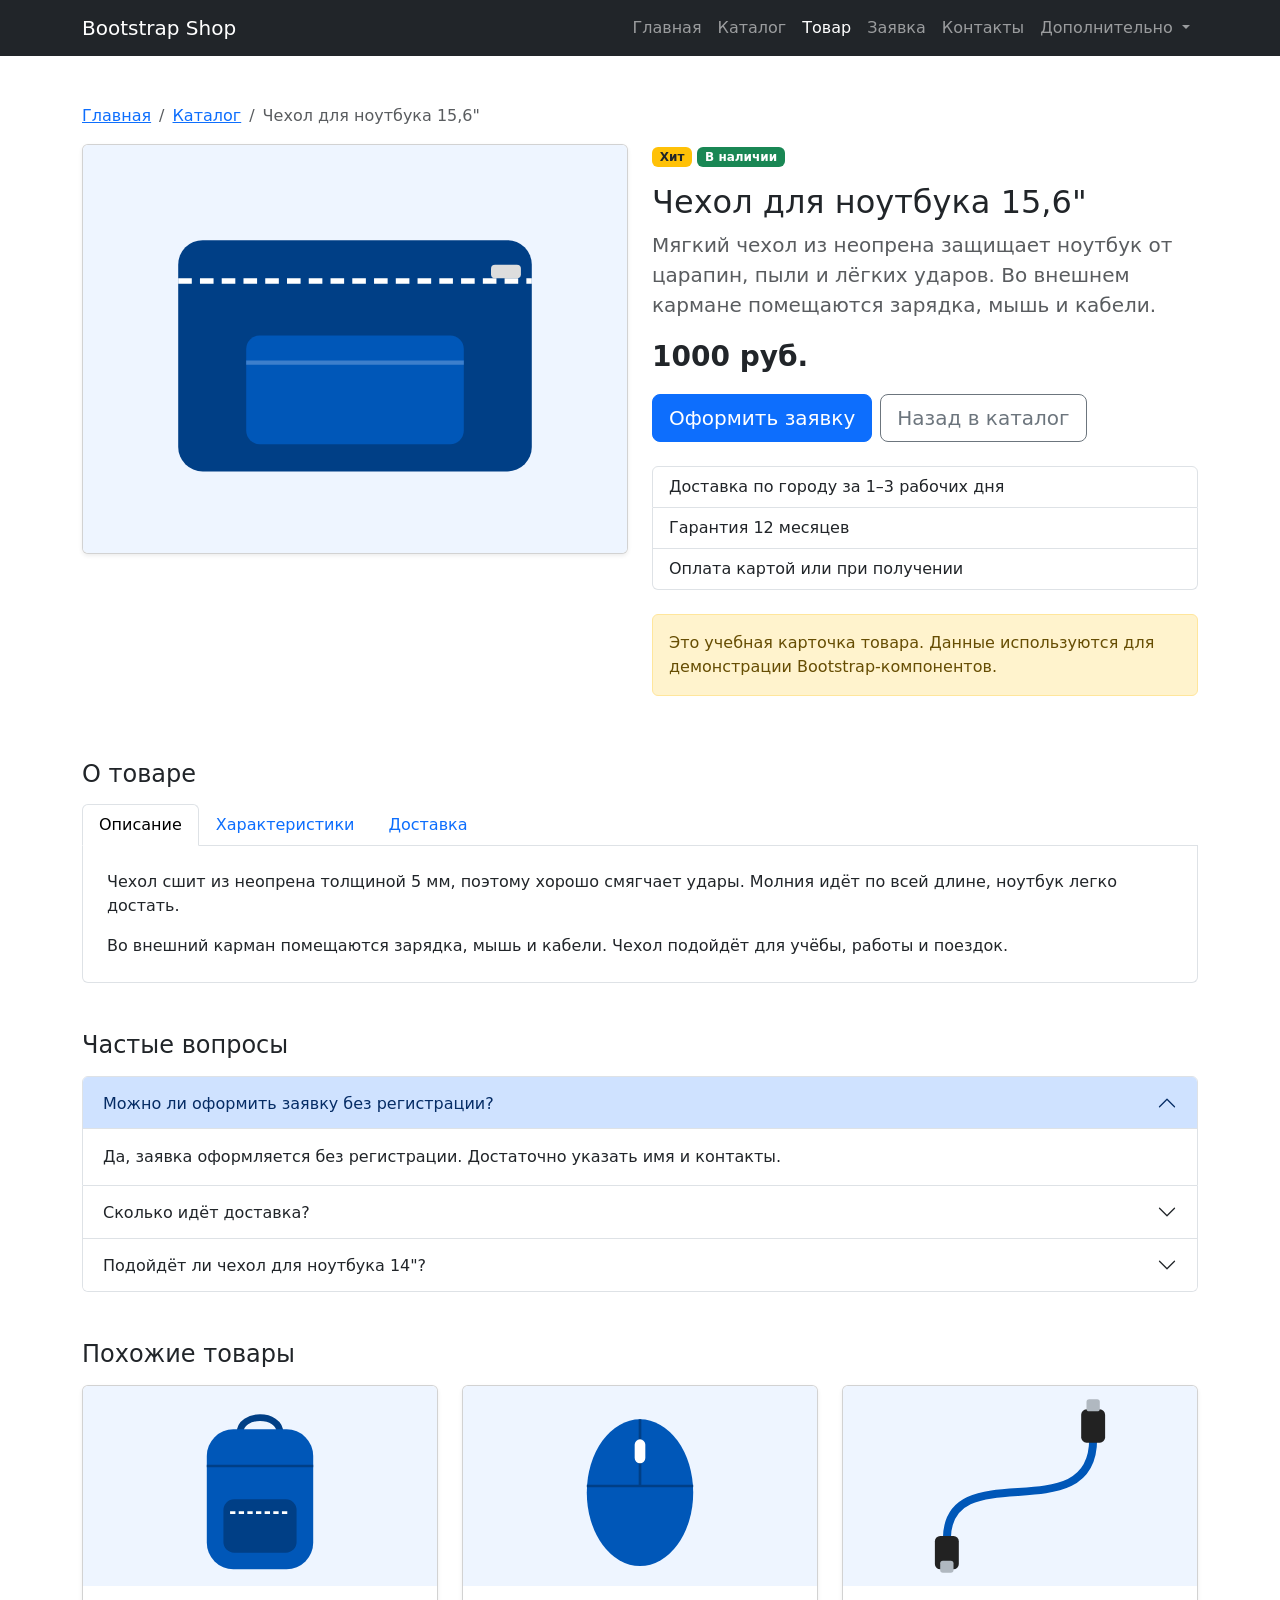
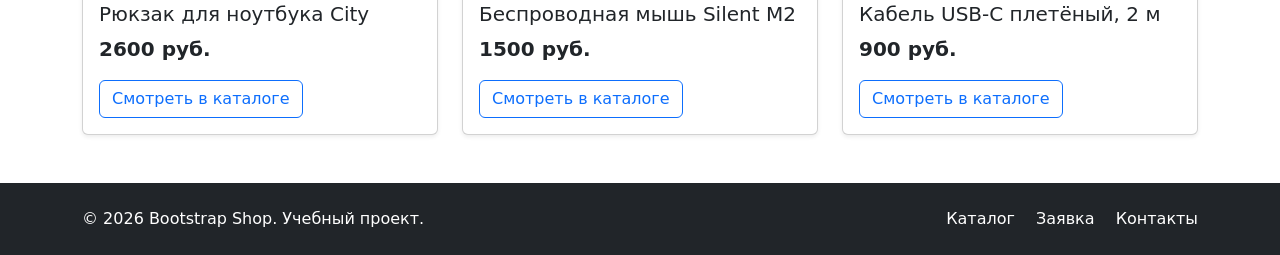
<file: product.html>
<!DOCTYPE html>
<html lang="ru">
<head>
  <meta charset="UTF-8">
  <meta name="viewport" content="width=device-width, initial-scale=1.0">
  <meta name="description" content="Чехол для ноутбука 15,6&quot; из неопрена: описание, характеристики и доставка.">
  <title>Чехол для ноутбука — Bootstrap Shop</title>
  <link rel="icon" href="images/favicon.svg" type="image/svg+xml">
  <!-- Bootstrap подключён локально из папки vendor -->
  <link rel="stylesheet" href="vendor/bootstrap/css/bootstrap.min.css">
  <!-- Свои стили подключаем после Bootstrap -->
  <link rel="stylesheet" href="css/custom.css">
</head>
<body>
  <!-- Навигация -->
  <nav class="navbar navbar-expand-lg navbar-dark bg-dark">
    <div class="container">
      <a class="navbar-brand" href="index.html">Bootstrap Shop</a>
      <button
        class="navbar-toggler"
        type="button"
        data-bs-toggle="collapse"
        data-bs-target="#mainNavbar"
        aria-controls="mainNavbar"
        aria-expanded="false"
        aria-label="Переключить навигацию"
      >
        <span class="navbar-toggler-icon"></span>
      </button>
      <div class="collapse navbar-collapse" id="mainNavbar">
        <ul class="navbar-nav ms-auto">
          <li class="nav-item">
            <a class="nav-link" href="index.html">Главная</a>
          </li>
          <li class="nav-item">
            <a class="nav-link" href="catalog.html">Каталог</a>
          </li>
          <li class="nav-item">
            <a class="nav-link active" aria-current="page" href="product.html">Товар</a>
          </li>
          <li class="nav-item">
            <a class="nav-link" href="order.html">Заявка</a>
          </li>
          <li class="nav-item">
            <a class="nav-link" href="contacts.html">Контакты</a>
          </li>
          <li class="nav-item dropdown">
            <a
              class="nav-link dropdown-toggle"
              href="#"
              role="button"
              data-bs-toggle="dropdown"
              aria-expanded="false"
            >
              Дополнительно
            </a>
            <ul class="dropdown-menu dropdown-menu-end">
              <li><a class="dropdown-item" href="catalog.html">Все товары</a></li>
              <li><a class="dropdown-item" href="order.html">Оформить заявку</a></li>
              <li><a class="dropdown-item" href="index.html#popular">Популярное</a></li>
            </ul>
          </li>
        </ul>
      </div>
    </div>
  </nav>

  <main class="container my-5">
    <!-- Хлебные крошки -->
    <nav aria-label="breadcrumb">
      <ol class="breadcrumb">
        <li class="breadcrumb-item"><a href="index.html">Главная</a></li>
        <li class="breadcrumb-item"><a href="catalog.html">Каталог</a></li>
        <li class="breadcrumb-item active" aria-current="page">Чехол для ноутбука 15,6"</li>
      </ol>
    </nav>

    <!-- Картинка слева, описание справа -->
    <div class="row g-4">
      <div class="col-12 col-lg-6">
        <div class="card shadow-sm">
          <img src="images/laptop-sleeve.svg" class="card-img h-auto" alt="Чехол для ноутбука" width="400" height="300">
        </div>
      </div>
      <div class="col-12 col-lg-6">
        <span class="badge bg-warning text-dark mb-3">Хит</span>
        <span class="badge bg-success mb-3">В наличии</span>
        <h1 class="h2">Чехол для ноутбука 15,6"</h1>
        <p class="lead text-muted">
          Мягкий чехол из неопрена защищает ноутбук от царапин, пыли и лёгких ударов.
          Во внешнем кармане помещаются зарядка, мышь и кабели.
        </p>
        <p class="fs-3 fw-bold">1000 руб.</p>
        <div class="d-flex flex-wrap gap-2 mb-4">
          <!-- ?product=... — товар сразу выбран в форме заявки -->
          <a class="btn btn-primary btn-lg" href="order.html?product=laptop-sleeve">Оформить заявку</a>
          <a class="btn btn-outline-secondary btn-lg" href="catalog.html">Назад в каталог</a>
        </div>
        <!-- Короткий список плюсов: компонент list-group -->
        <ul class="list-group mb-4">
          <li class="list-group-item">Доставка по городу за 1–3 рабочих дня</li>
          <li class="list-group-item">Гарантия 12 месяцев</li>
          <li class="list-group-item">Оплата картой или при получении</li>
        </ul>
        <div class="alert alert-warning" role="alert">
          Это учебная карточка товара. Данные используются для демонстрации Bootstrap-компонентов.
        </div>
      </div>
    </div>

    <!-- Вкладки: компонент tabs -->
    <section class="mt-5">
      <h2 class="h4 mb-3">О товаре</h2>
      <ul class="nav nav-tabs" id="productTabs" role="tablist">
        <li class="nav-item" role="presentation">
          <button
            class="nav-link active"
            id="description-tab"
            data-bs-toggle="tab"
            data-bs-target="#description-pane"
            type="button"
            role="tab"
            aria-controls="description-pane"
            aria-selected="true"
          >
            Описание
          </button>
        </li>
        <li class="nav-item" role="presentation">
          <button
            class="nav-link"
            id="specs-tab"
            data-bs-toggle="tab"
            data-bs-target="#specs-pane"
            type="button"
            role="tab"
            aria-controls="specs-pane"
            aria-selected="false"
          >
            Характеристики
          </button>
        </li>
        <li class="nav-item" role="presentation">
          <button
            class="nav-link"
            id="delivery-tab"
            data-bs-toggle="tab"
            data-bs-target="#delivery-pane"
            type="button"
            role="tab"
            aria-controls="delivery-pane"
            aria-selected="false"
          >
            Доставка
          </button>
        </li>
      </ul>
      <div class="tab-content border border-top-0 rounded-bottom p-4">
        <div class="tab-pane fade show active" id="description-pane" role="tabpanel" aria-labelledby="description-tab" tabindex="0">
          <p>
            Чехол сшит из неопрена толщиной 5 мм, поэтому хорошо смягчает удары.
            Молния идёт по всей длине, ноутбук легко достать.
          </p>
          <p class="mb-0">
            Во внешний карман помещаются зарядка, мышь и кабели. Чехол подойдёт для учёбы,
            работы и поездок.
          </p>
        </div>
        <div class="tab-pane fade" id="specs-pane" role="tabpanel" aria-labelledby="specs-tab" tabindex="0">
          <!-- Таблица характеристик -->
          <div class="table-responsive">
            <table class="table table-striped table-bordered align-middle mb-0">
              <caption>Характеристики чехла для ноутбука</caption>
              <tbody>
                <tr>
                  <th scope="row">Категория</th>
                  <td>Аксессуары</td>
                </tr>
                <tr>
                  <th scope="row">Цена</th>
                  <td>1000 руб.</td>
                </tr>
                <tr>
                  <th scope="row">Материал</th>
                  <td>Неопрен</td>
                </tr>
                <tr>
                  <th scope="row">Размер</th>
                  <td>Для ноутбуков до 15,6"</td>
                </tr>
                <tr>
                  <th scope="row">Цвет</th>
                  <td>Тёмно-синий</td>
                </tr>
                <tr>
                  <th scope="row">Наличие</th>
                  <td>В наличии</td>
                </tr>
                <tr>
                  <th scope="row">Гарантия</th>
                  <td>12 месяцев</td>
                </tr>
              </tbody>
            </table>
          </div>
        </div>
        <div class="tab-pane fade" id="delivery-pane" role="tabpanel" aria-labelledby="delivery-tab" tabindex="0">
          <p>Курьером по городу — 1–3 рабочих дня, стоимость 300 руб.</p>
          <p class="mb-0">Самовывоз из пункта выдачи — бесплатно, адреса на странице <a href="contacts.html">«Контакты»</a>.</p>
        </div>
      </div>
    </section>

    <!-- Частые вопросы: компонент accordion -->
    <section class="mt-5">
      <h2 class="h4 mb-3">Частые вопросы</h2>
      <div class="accordion" id="faqAccordion">
        <div class="accordion-item">
          <h3 class="accordion-header">
            <button
              class="accordion-button"
              type="button"
              data-bs-toggle="collapse"
              data-bs-target="#faqOne"
              aria-expanded="true"
              aria-controls="faqOne"
            >
              Можно ли оформить заявку без регистрации?
            </button>
          </h3>
          <div id="faqOne" class="accordion-collapse collapse show" data-bs-parent="#faqAccordion">
            <div class="accordion-body">
              Да, заявка оформляется без регистрации. Достаточно указать имя и контакты.
            </div>
          </div>
        </div>
        <div class="accordion-item">
          <h3 class="accordion-header">
            <button
              class="accordion-button collapsed"
              type="button"
              data-bs-toggle="collapse"
              data-bs-target="#faqTwo"
              aria-expanded="false"
              aria-controls="faqTwo"
            >
              Сколько идёт доставка?
            </button>
          </h3>
          <div id="faqTwo" class="accordion-collapse collapse" data-bs-parent="#faqAccordion">
            <div class="accordion-body">
              По городу — 1–3 рабочих дня. Менеджер уточнит дату после заявки.
            </div>
          </div>
        </div>
        <div class="accordion-item">
          <h3 class="accordion-header">
            <button
              class="accordion-button collapsed"
              type="button"
              data-bs-toggle="collapse"
              data-bs-target="#faqThree"
              aria-expanded="false"
              aria-controls="faqThree"
            >
              Подойдёт ли чехол для ноутбука 14"?
            </button>
          </h3>
          <div id="faqThree" class="accordion-collapse collapse" data-bs-parent="#faqAccordion">
            <div class="accordion-body">
              Да, но ноутбук будет немного свободно лежать внутри. Лучше выбрать размер под свою модель.
            </div>
          </div>
        </div>
      </div>
    </section>

    <!-- Похожие товары -->
    <section class="mt-5">
      <h2 class="h4 mb-3">Похожие товары</h2>
      <div class="row g-4">
        <div class="col-12 col-md-6 col-lg-4">
          <div class="card product-card h-100 shadow-sm">
            <img src="images/backpack.svg" class="card-img-top" alt="Рюкзак для ноутбука" width="400" height="300">
            <div class="card-body d-flex flex-column">
              <h3 class="card-title h5">Рюкзак для ноутбука City</h3>
              <p class="fw-bold fs-5 mt-auto">2600 руб.</p>
              <div>
                <a class="btn btn-outline-primary" href="catalog.html">Смотреть в каталоге</a>
              </div>
            </div>
          </div>
        </div>
        <div class="col-12 col-md-6 col-lg-4">
          <div class="card product-card h-100 shadow-sm">
            <img src="images/mouse.svg" class="card-img-top" alt="Беспроводная мышь" width="400" height="300">
            <div class="card-body d-flex flex-column">
              <h3 class="card-title h5">Беспроводная мышь Silent M2</h3>
              <p class="fw-bold fs-5 mt-auto">1500 руб.</p>
              <div>
                <a class="btn btn-outline-primary" href="catalog.html">Смотреть в каталоге</a>
              </div>
            </div>
          </div>
        </div>
        <div class="col-12 col-md-6 col-lg-4">
          <div class="card product-card h-100 shadow-sm">
            <img src="images/cable.svg" class="card-img-top" alt="Кабель USB-C" width="400" height="300">
            <div class="card-body d-flex flex-column">
              <h3 class="card-title h5">Кабель USB-C плетёный, 2 м</h3>
              <p class="fw-bold fs-5 mt-auto">900 руб.</p>
              <div>
                <a class="btn btn-outline-primary" href="catalog.html">Смотреть в каталоге</a>
              </div>
            </div>
          </div>
        </div>
      </div>
    </section>
  </main>

  <!-- Подвал -->
  <footer class="bg-dark text-white py-4 mt-5">
    <div class="container">
      <div class="row align-items-center g-3">
        <div class="col-12 col-md-6">
          <p class="mb-0">&copy; 2026 Bootstrap Shop. Учебный проект.</p>
        </div>
        <div class="col-12 col-md-6 text-md-end">
          <a class="text-white text-decoration-none me-3" href="catalog.html">Каталог</a>
          <a class="text-white text-decoration-none me-3" href="order.html">Заявка</a>
          <a class="text-white text-decoration-none" href="contacts.html">Контакты</a>
        </div>
      </div>
    </div>
  </footer>

  <!-- Bootstrap JS подключён локально: меню, dropdown, вкладки, accordion -->
  <script src="vendor/bootstrap/js/bootstrap.bundle.min.js"></script>
</body>
</html>
</file>
<file: css/custom.css>
/* Свои стили: только небольшие правки поверх Bootstrap */

/* Страница не короче экрана */
body {
  min-height: 100vh;
}

/* Картинка в карточке товара: одинаковая высота, рисунок целиком */
.card-img-top {
  height: 200px;
  object-fit: contain;
  background-color: #eef5ff;
}

/* Карточка товара немного поднимается при наведении */
.product-card {
  transition: transform 0.2s, box-shadow 0.2s;
}

.product-card:hover {
  transform: translateY(-4px);
  box-shadow: 0 0.5rem 1rem rgba(0, 0, 0, 0.15) !important;
}
</file>
